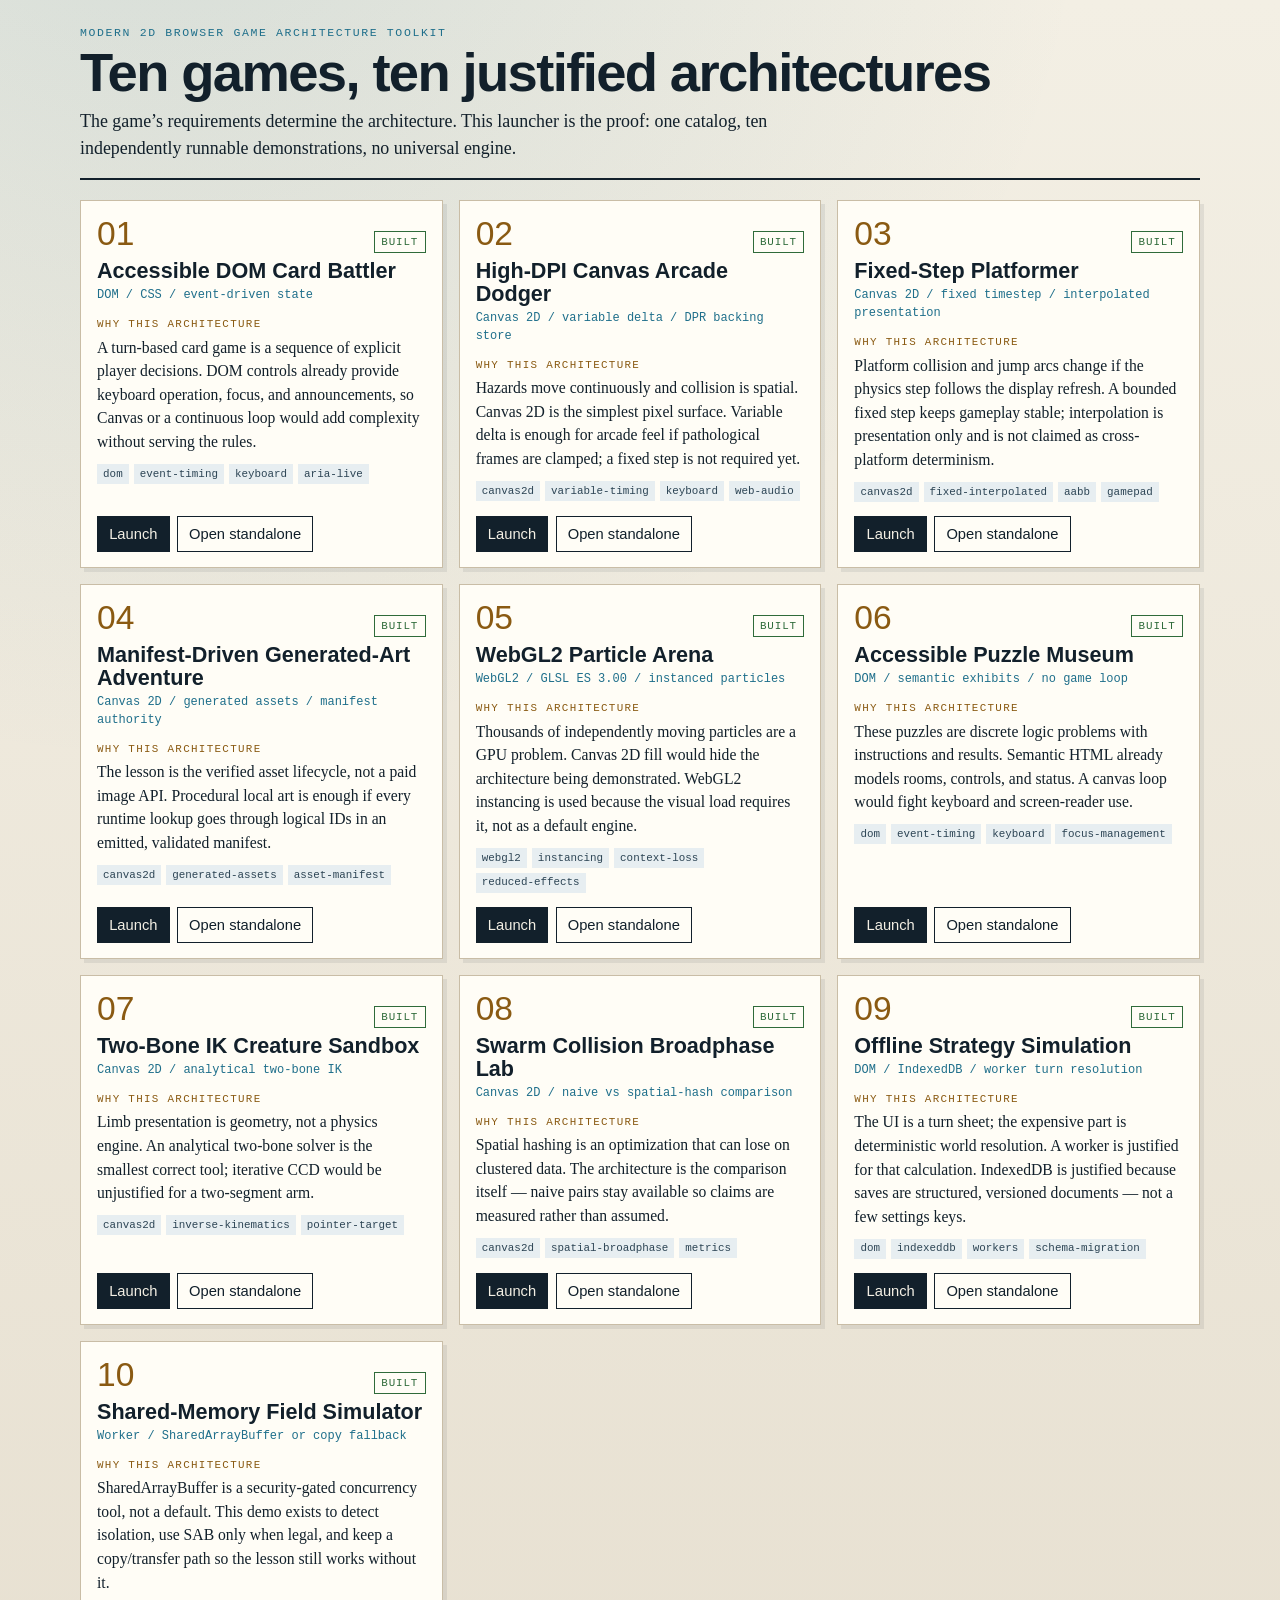
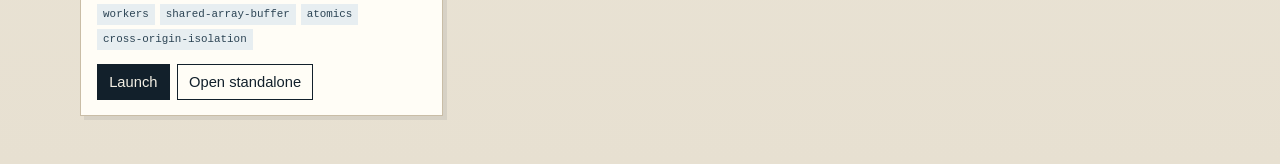
<file: showcase/index.html>
<!DOCTYPE html>
<html lang="en">
<head>
  <meta charset="utf-8">
  <meta name="viewport" content="width=device-width, initial-scale=1">
  <title>Modern 2D Browser Game Toolkit — Showcase</title>
  <link rel="stylesheet" href="./styles.css">
</head>
<body>
  <a class="skip-link" href="#app">Skip to demonstrations</a>
  <header class="masthead">
    <p class="kicker">Modern 2D Browser Game Architecture Toolkit</p>
    <h1>Ten games, ten justified architectures</h1>
    <p class="lede">
      The game’s requirements determine the architecture. This launcher is the proof:
      one catalog, ten independently runnable demonstrations, no universal engine.
    </p>
  </header>
  <div id="app" tabindex="-1">
    <p class="boot-msg">Loading demonstration catalog…</p>
  </div>
  <div class="sr-only" id="live" role="status" aria-live="polite"></div>
  <script type="module" src="./app.js"></script>
</body>
</html>
</file>
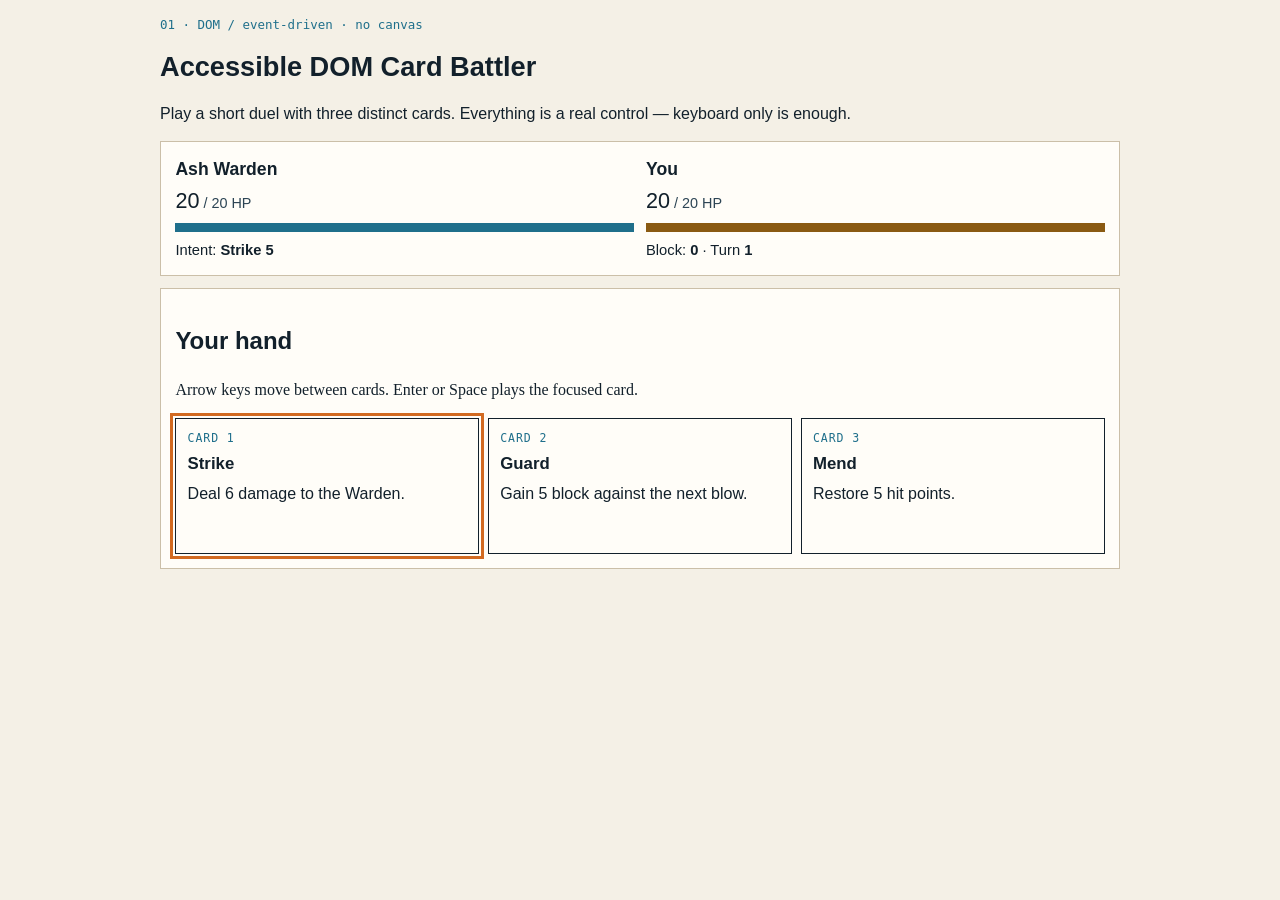
<file: showcase/demos/01-accessible-card-battler/index.html>
<!DOCTYPE html>
<html lang="en">
<head>
  <meta charset="utf-8">
  <meta name="viewport" content="width=device-width, initial-scale=1">
  <title>Accessible DOM Card Battler</title>
  <link rel="stylesheet" href="../../shared/demo-shell.css">
  <link rel="stylesheet" href="./styles.css">
</head>
<body>
  <main class="demo-shell" data-demo-root>
    <header>
      <p class="meta">01 · DOM / event-driven · no canvas</p>
      <h1>Accessible DOM Card Battler</h1>
      <p>Play a short duel with three distinct cards. Everything is a real control — keyboard only is enough.</p>
    </header>

    <div id="announce" class="sr-only" role="status" aria-live="polite" aria-atomic="true"></div>

    <section class="panel battlefield" aria-label="Battlefield">
      <article class="combatant" aria-labelledby="enemy-name">
        <h2 id="enemy-name">Ash Warden</h2>
        <p class="hp"><span id="enemy-hp">20</span><span class="max"> / 20 HP</span></p>
        <div class="meter" aria-hidden="true"><span id="enemy-bar"></span></div>
        <p class="intent">Intent: <strong id="enemy-intent">Strike 5</strong></p>
      </article>
      <article class="combatant player" aria-labelledby="player-name">
        <h2 id="player-name">You</h2>
        <p class="hp"><span id="player-hp">20</span><span class="max"> / 20 HP</span></p>
        <div class="meter" aria-hidden="true"><span id="player-bar"></span></div>
        <p class="intent">Block: <strong id="player-block">0</strong> · Turn <strong id="turn">1</strong></p>
      </article>
    </section>

    <section class="panel" aria-labelledby="hand-title">
      <h2 id="hand-title">Your hand</h2>
      <p class="hint">Arrow keys move between cards. Enter or Space plays the focused card.</p>
      <div id="hand" class="hand" role="list"></div>
    </section>

    <section id="end-panel" class="panel end-panel hidden" aria-live="polite">
      <h2 id="end-title">Match over</h2>
      <p id="end-copy"></p>
      <button type="button" id="restart">Restart duel</button>
    </section>
  </main>
  <script type="module" src="./main.js"></script>
</body>
</html>
</file>
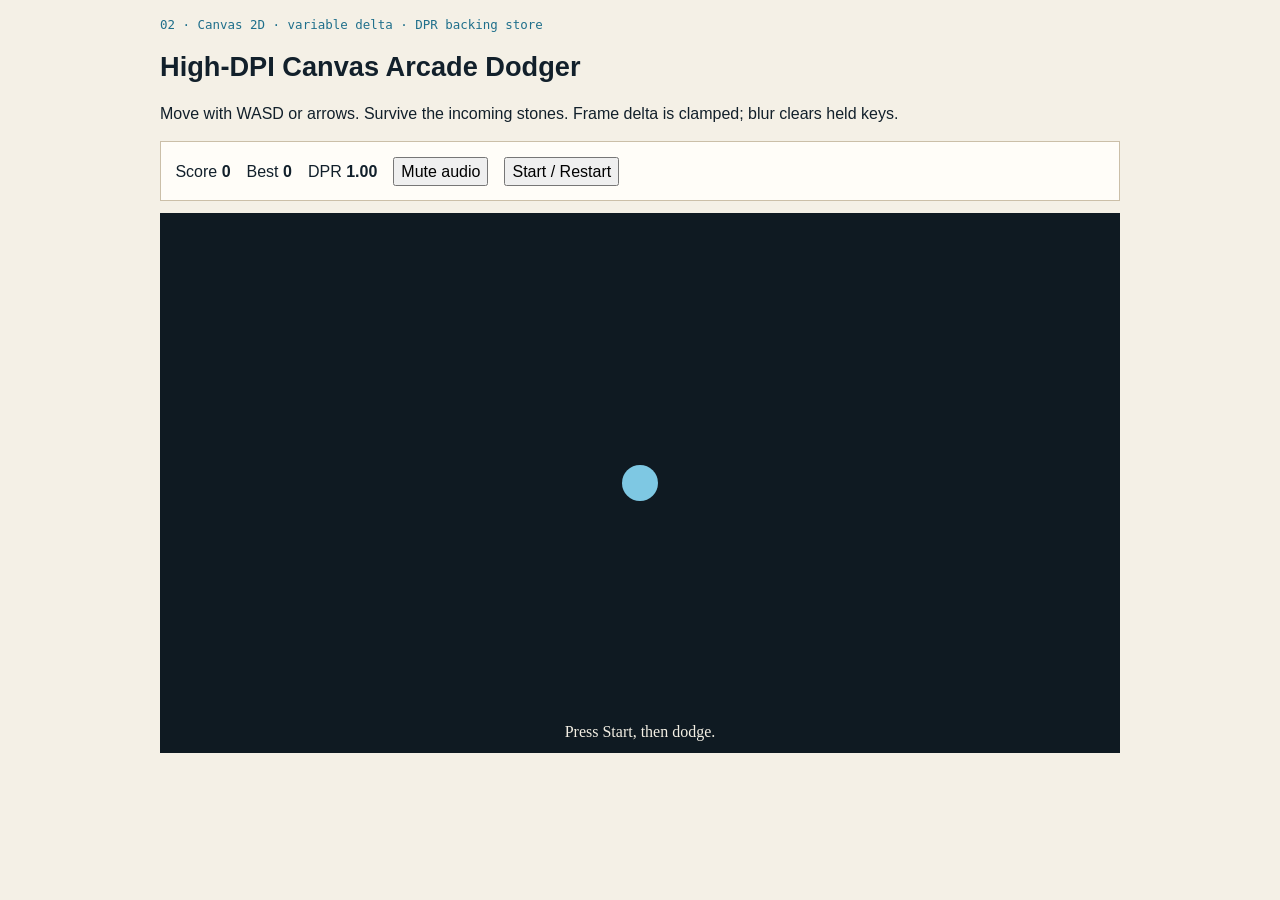
<file: showcase/demos/02-canvas-arcade-dodger/index.html>
<!DOCTYPE html>
<html lang="en">
<head>
  <meta charset="utf-8">
  <meta name="viewport" content="width=device-width, initial-scale=1">
  <title>High-DPI Canvas Arcade Dodger</title>
  <link rel="stylesheet" href="../../shared/demo-shell.css">
  <link rel="stylesheet" href="./styles.css">
</head>
<body>
  <main class="demo-shell" data-demo-root>
    <header>
      <p class="meta">02 · Canvas 2D · variable delta · DPR backing store</p>
      <h1>High-DPI Canvas Arcade Dodger</h1>
      <p>Move with WASD or arrows. Survive the incoming stones. Frame delta is clamped; blur clears held keys.</p>
    </header>
    <section class="panel hud">
      <p>Score <strong id="score">0</strong></p>
      <p>Best <strong id="best">0</strong></p>
      <p>DPR <strong id="dpr">1</strong></p>
      <button type="button" id="mute">Mute audio</button>
      <button type="button" id="restart">Start / Restart</button>
    </section>
    <div class="stage">
      <canvas id="game" width="640" height="360" aria-label="Arcade dodger playfield"></canvas>
      <p id="banner" class="banner" role="status">Press Start, then dodge.</p>
    </div>
  </main>
  <script type="module" src="./main.js"></script>
</body>
</html>
</file>
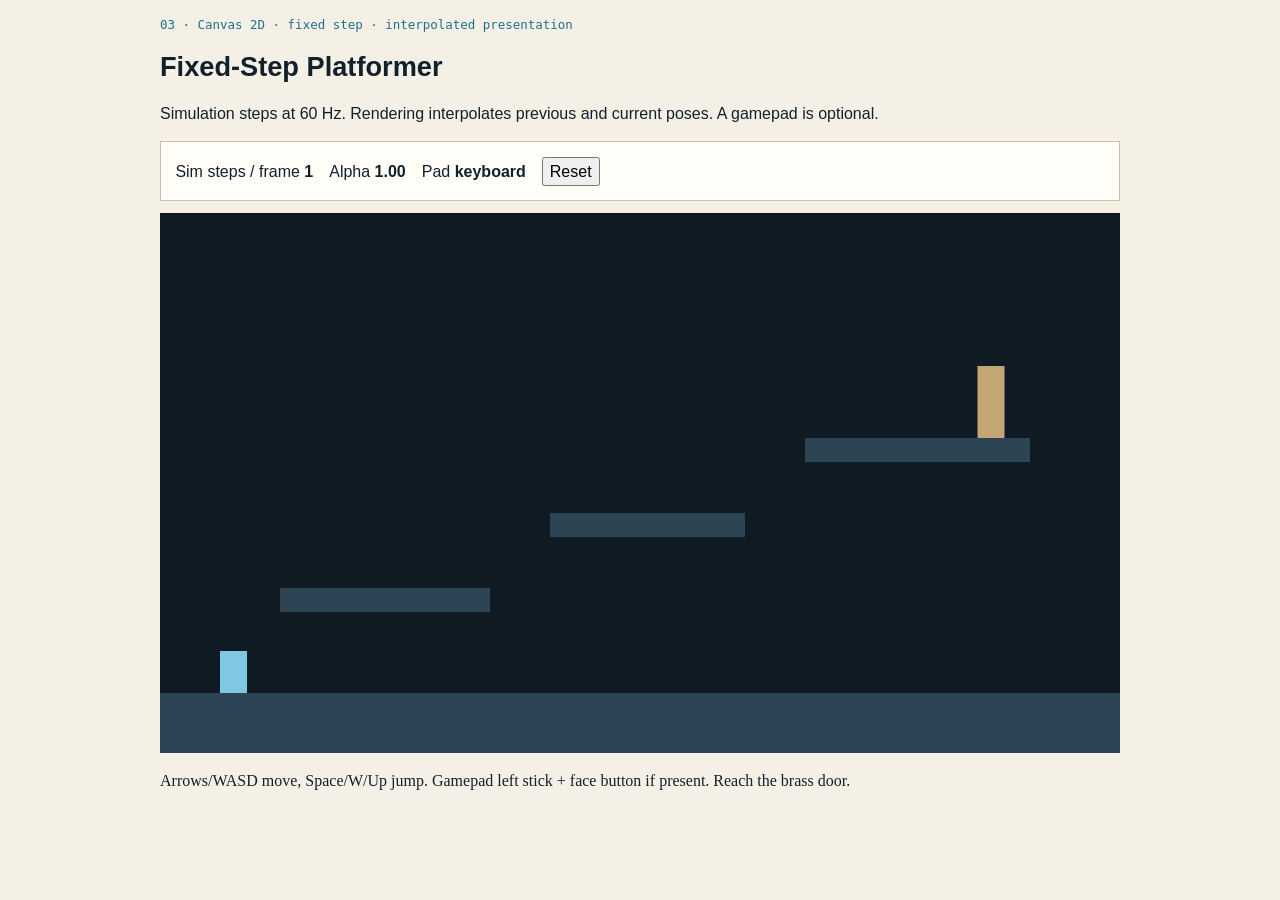
<file: showcase/demos/03-fixed-step-platformer/index.html>
<!DOCTYPE html>
<html lang="en">
<head>
  <meta charset="utf-8">
  <meta name="viewport" content="width=device-width, initial-scale=1">
  <title>Fixed-Step Platformer</title>
  <link rel="stylesheet" href="../../shared/demo-shell.css">
  <link rel="stylesheet" href="./styles.css">
</head>
<body>
  <main class="demo-shell" data-demo-root>
    <header>
      <p class="meta">03 · Canvas 2D · fixed step · interpolated presentation</p>
      <h1>Fixed-Step Platformer</h1>
      <p>Simulation steps at 60 Hz. Rendering interpolates previous and current poses. A gamepad is optional.</p>
    </header>
    <section class="panel hud">
      <p>Sim steps / frame <strong id="steps">0</strong></p>
      <p>Alpha <strong id="alpha">0</strong></p>
      <p>Pad <strong id="pad">keyboard</strong></p>
      <button type="button" id="reset">Reset</button>
    </section>
    <canvas id="game" width="640" height="360" aria-label="Platformer stage"></canvas>
    <p class="hint">Arrows/WASD move, Space/W/Up jump. Gamepad left stick + face button if present. Reach the brass door.</p>
  </main>
  <script type="module" src="./main.js"></script>
</body>
</html>
</file>
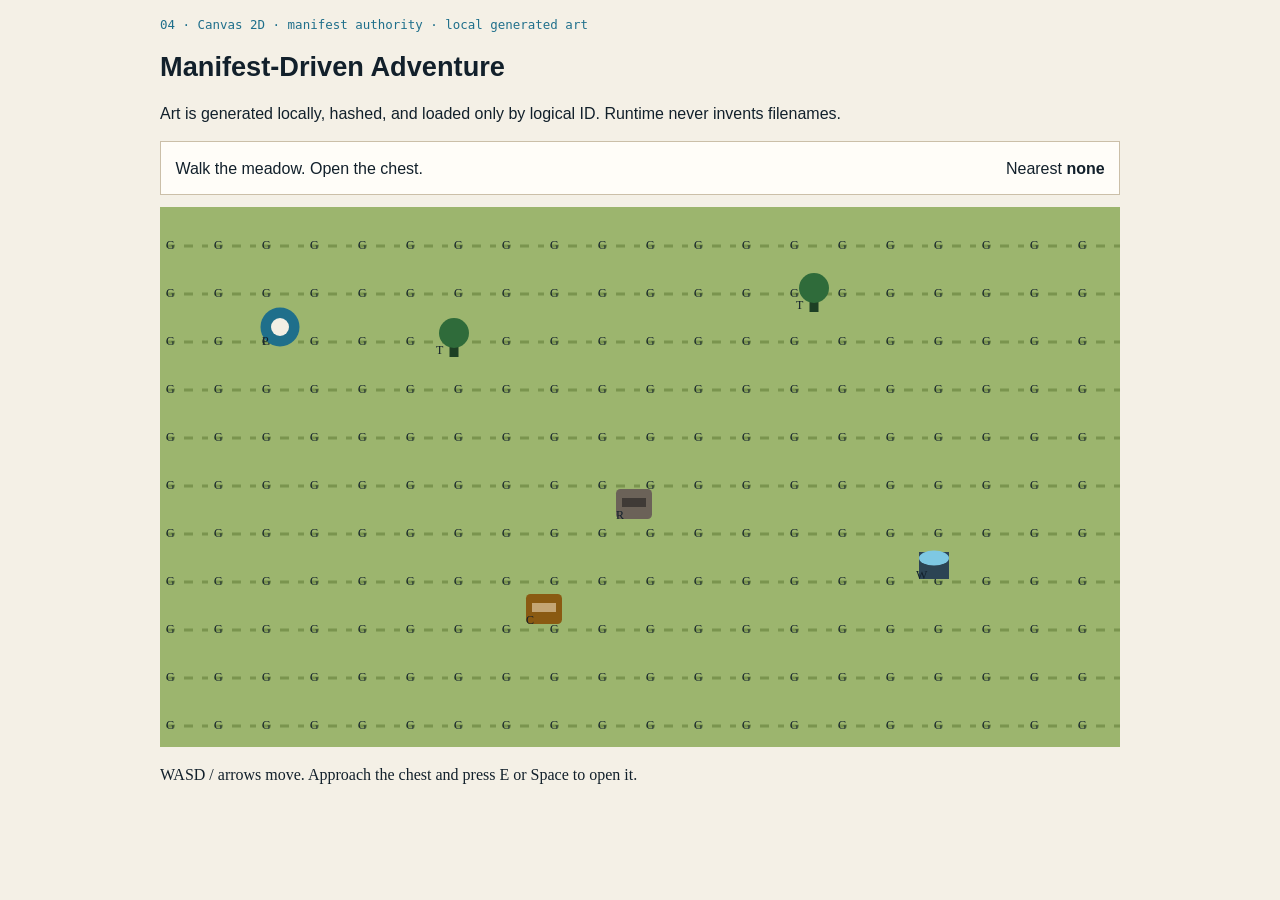
<file: showcase/demos/04-manifest-adventure/index.html>
<!DOCTYPE html>
<html lang="en">
<head>
  <meta charset="utf-8">
  <meta name="viewport" content="width=device-width, initial-scale=1">
  <title>Manifest-Driven Generated-Art Adventure</title>
  <link rel="stylesheet" href="../../shared/demo-shell.css">
  <link rel="stylesheet" href="./styles.css">
</head>
<body>
  <main class="demo-shell" data-demo-root>
    <header>
      <p class="meta">04 · Canvas 2D · manifest authority · local generated art</p>
      <h1>Manifest-Driven Adventure</h1>
      <p>Art is generated locally, hashed, and loaded only by logical ID. Runtime never invents filenames.</p>
    </header>
    <section class="panel hud">
      <p id="status" role="status">Loading manifest…</p>
      <p>Nearest <strong id="near">none</strong></p>
    </section>
    <canvas id="game" width="640" height="360" aria-label="Top-down meadow"></canvas>
    <p class="hint">WASD / arrows move. Approach the chest and press E or Space to open it.</p>
  </main>
  <script type="module" src="./main.js"></script>
</body>
</html>
</file>
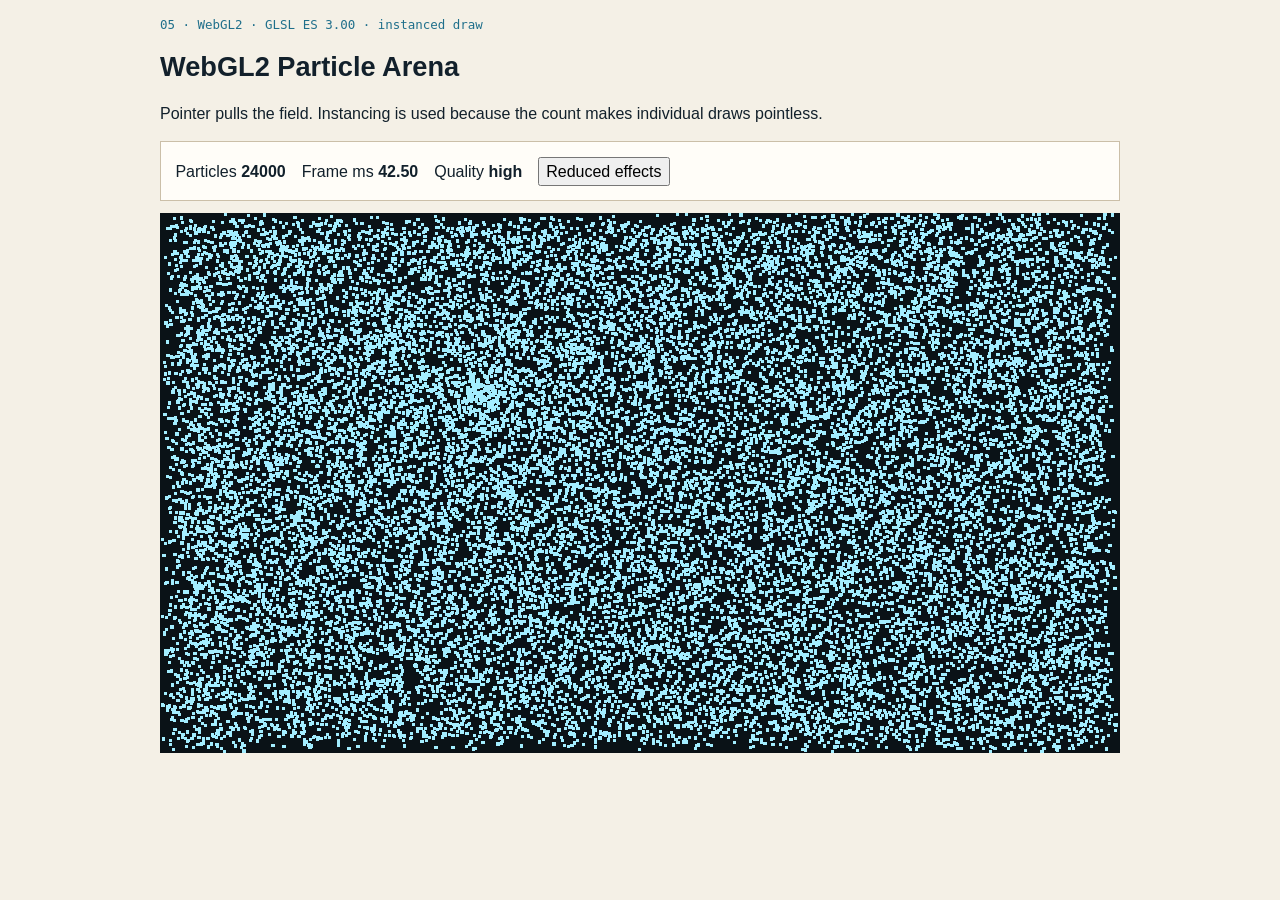
<file: showcase/demos/05-webgl2-particle-arena/index.html>
<!DOCTYPE html>
<html lang="en">
<head>
  <meta charset="utf-8">
  <meta name="viewport" content="width=device-width, initial-scale=1">
  <title>WebGL2 Particle Arena</title>
  <link rel="stylesheet" href="../../shared/demo-shell.css">
  <link rel="stylesheet" href="./styles.css">
</head>
<body>
  <main class="demo-shell" data-demo-root>
    <header>
      <p class="meta">05 · WebGL2 · GLSL ES 3.00 · instanced draw</p>
      <h1>WebGL2 Particle Arena</h1>
      <p>Pointer pulls the field. Instancing is used because the count makes individual draws pointless.</p>
    </header>
    <section class="panel hud">
      <p>Particles <strong id="count">0</strong></p>
      <p>Frame ms <strong id="frametime">0</strong></p>
      <p>Quality <strong id="quality">high</strong></p>
      <button type="button" id="quality-btn">Reduced effects</button>
    </section>
    <div id="message" class="panel demo-error hidden" role="alert"></div>
    <canvas id="gl" width="640" height="360" aria-label="Particle arena"></canvas>
  </main>
  <script type="module" src="./main.js"></script>
</body>
</html>
</file>
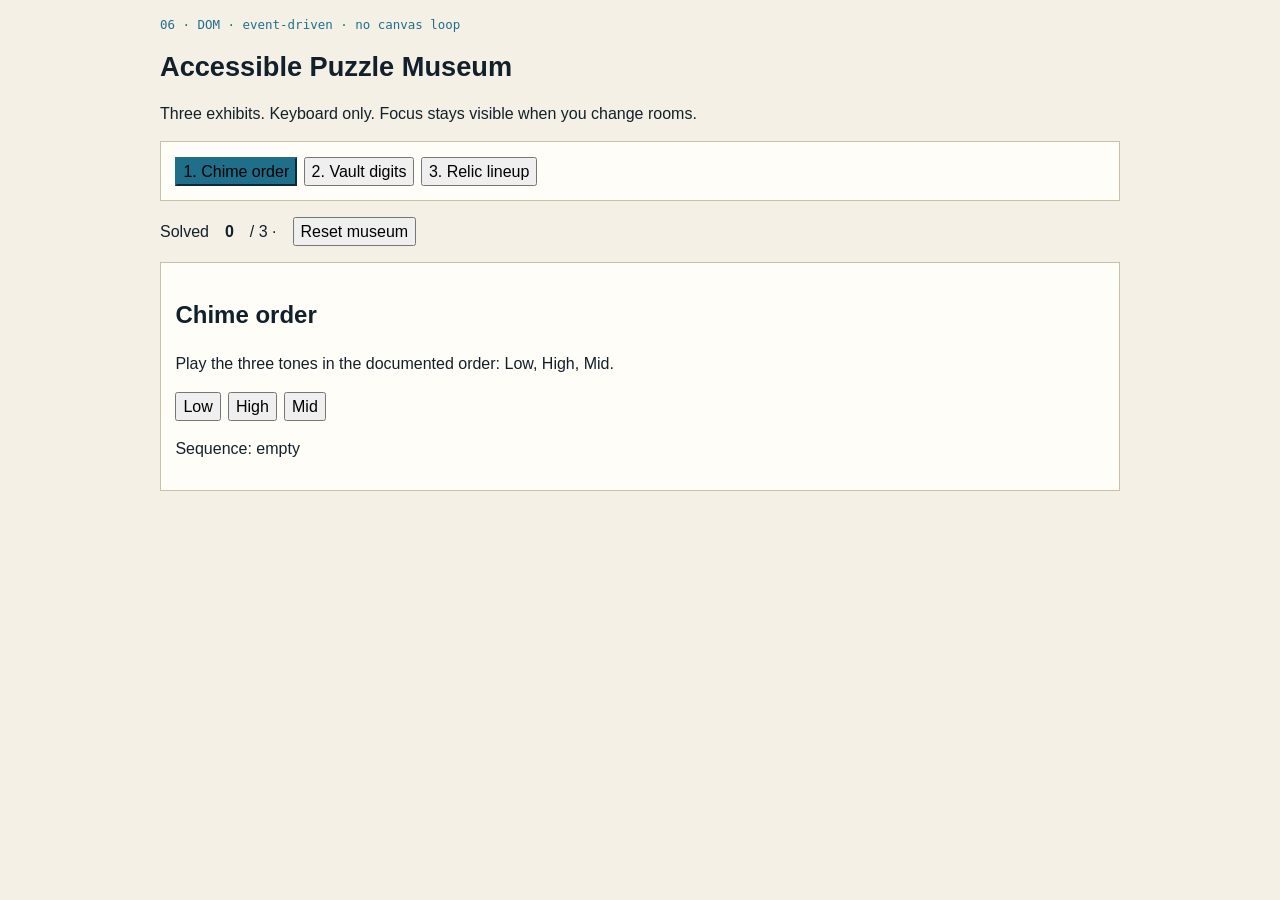
<file: showcase/demos/06-accessible-puzzle-museum/index.html>
<!DOCTYPE html>
<html lang="en">
<head>
  <meta charset="utf-8">
  <meta name="viewport" content="width=device-width, initial-scale=1">
  <title>Accessible Puzzle Museum</title>
  <link rel="stylesheet" href="../../shared/demo-shell.css">
  <link rel="stylesheet" href="./styles.css">
</head>
<body>
  <main class="demo-shell" data-demo-root>
    <header>
      <p class="meta">06 · DOM · event-driven · no canvas loop</p>
      <h1>Accessible Puzzle Museum</h1>
      <p>Three exhibits. Keyboard only. Focus stays visible when you change rooms.</p>
    </header>
    <p id="announce" class="sr-only" role="status" aria-live="polite"></p>
    <nav class="panel rooms" aria-label="Exhibits">
      <button type="button" data-room="0" aria-current="page">1. Chime order</button>
      <button type="button" data-room="1">2. Vault digits</button>
      <button type="button" data-room="2">3. Relic lineup</button>
    </nav>
    <p class="progress">Solved <strong id="solved">0</strong> / 3 · <button type="button" id="reset">Reset museum</button></p>

    <section class="panel exhibit" data-exhibit="0" aria-labelledby="ex0-title">
      <h2 id="ex0-title" tabindex="-1">Chime order</h2>
      <p>Play the three tones in the documented order: Low, High, Mid.</p>
      <div class="row">
        <button type="button" data-chime="low">Low</button>
        <button type="button" data-chime="high">High</button>
        <button type="button" data-chime="mid">Mid</button>
      </div>
      <p id="ex0-status">Sequence empty.</p>
    </section>

    <section class="panel exhibit hidden" data-exhibit="1" aria-labelledby="ex1-title">
      <h2 id="ex1-title" tabindex="-1">Vault digits</h2>
      <p>Set the combination to 4-1-9 using the spinbuttons.</p>
      <div class="row">
        <label>A <input id="d0" type="number" min="0" max="9" value="0"></label>
        <label>B <input id="d1" type="number" min="0" max="9" value="0"></label>
        <label>C <input id="d2" type="number" min="0" max="9" value="0"></label>
        <button type="button" id="try-vault">Try combination</button>
      </div>
      <p id="ex1-status">Vault locked.</p>
    </section>

    <section class="panel exhibit hidden" data-exhibit="2" aria-labelledby="ex2-title">
      <h2 id="ex2-title" tabindex="-1">Relic lineup</h2>
      <p>Order the relics oldest to newest: Bone, Coin, Lens.</p>
      <ol id="relics"></ol>
      <p id="ex2-status">Lineup not yet correct.</p>
    </section>
  </main>
  <script type="module" src="./main.js"></script>
</body>
</html>
</file>
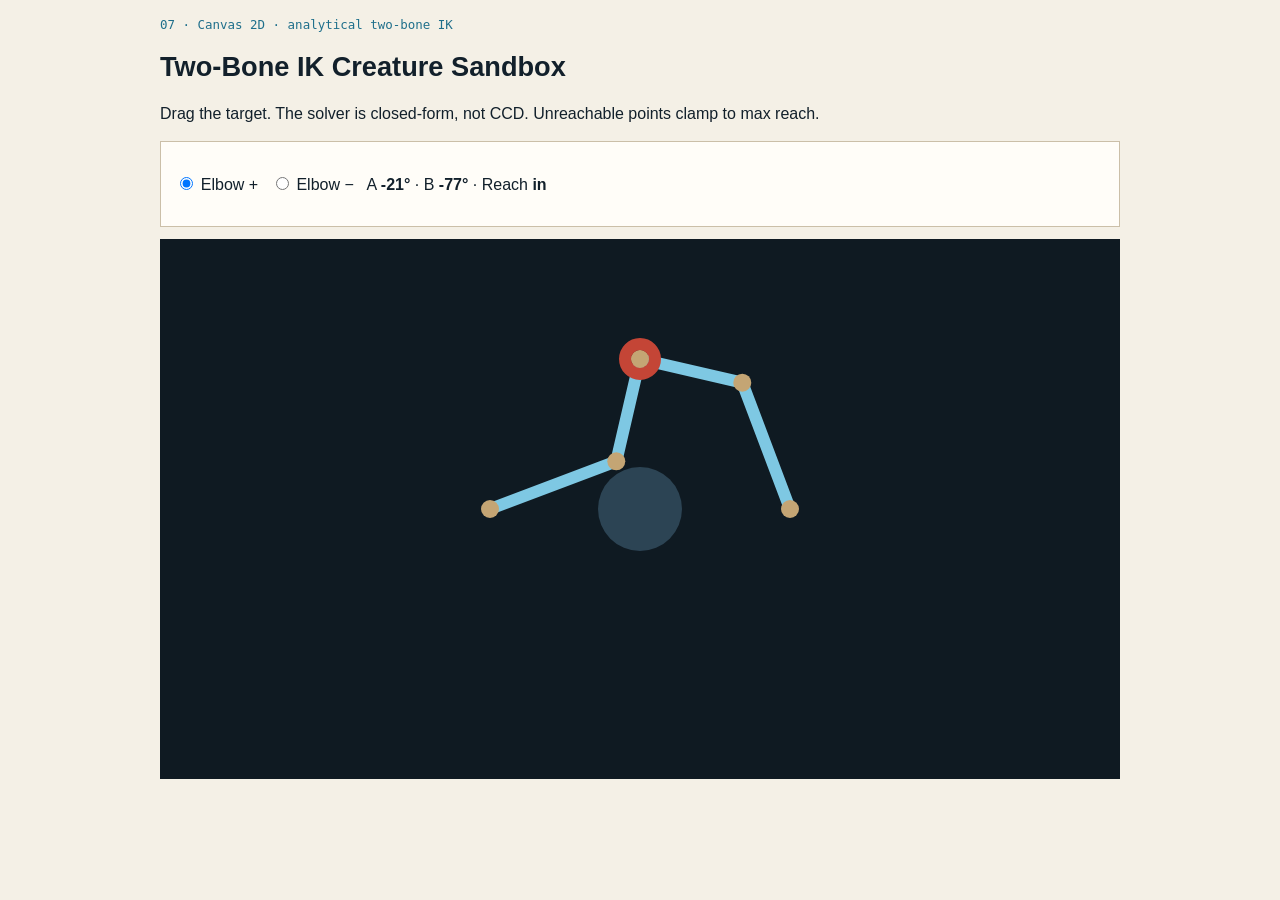
<file: showcase/demos/07-ik-creature-sandbox/index.html>
<!DOCTYPE html>
<html lang="en">
<head>
  <meta charset="utf-8">
  <meta name="viewport" content="width=device-width, initial-scale=1">
  <title>Two-Bone IK Creature Sandbox</title>
  <link rel="stylesheet" href="../../shared/demo-shell.css">
  <link rel="stylesheet" href="./styles.css">
</head>
<body>
  <main class="demo-shell" data-demo-root>
    <header>
      <p class="meta">07 · Canvas 2D · analytical two-bone IK</p>
      <h1>Two-Bone IK Creature Sandbox</h1>
      <p>Drag the target. The solver is closed-form, not CCD. Unreachable points clamp to max reach.</p>
    </header>
    <section class="panel hud">
      <label><input type="radio" name="bend" value="1" checked> Elbow +</label>
      <label><input type="radio" name="bend" value="-1"> Elbow −</label>
      <p>A <strong id="ang-a">0</strong> · B <strong id="ang-b">0</strong> · Reach <strong id="reach">in</strong></p>
    </section>
    <canvas id="game" width="640" height="360" aria-label="IK creature"></canvas>
  </main>
  <script type="module" src="./main.js"></script>
</body>
</html>
</file>
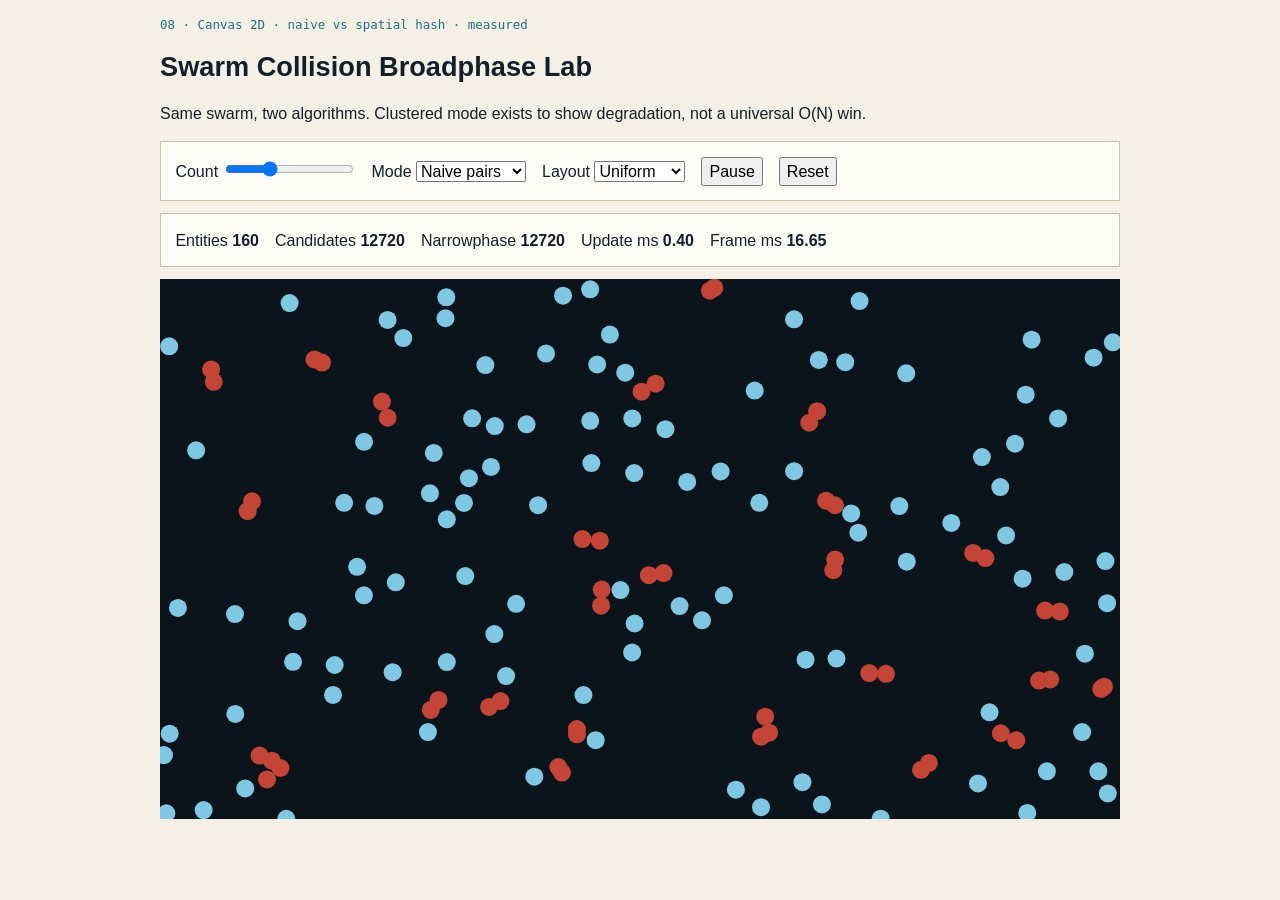
<file: showcase/demos/08-swarm-collision-lab/index.html>
<!DOCTYPE html>
<html lang="en">
<head>
  <meta charset="utf-8">
  <meta name="viewport" content="width=device-width, initial-scale=1">
  <title>Swarm Collision Broadphase Lab</title>
  <link rel="stylesheet" href="../../shared/demo-shell.css">
  <link rel="stylesheet" href="./styles.css">
</head>
<body>
  <main class="demo-shell" data-demo-root>
    <header>
      <p class="meta">08 · Canvas 2D · naive vs spatial hash · measured</p>
      <h1>Swarm Collision Broadphase Lab</h1>
      <p>Same swarm, two algorithms. Clustered mode exists to show degradation, not a universal O(N) win.</p>
    </header>
    <section class="panel controls">
      <label>Count <input id="count" type="range" min="40" max="400" value="160"></label>
      <label>Mode
        <select id="mode">
          <option value="naive">Naive pairs</option>
          <option value="grid">Uniform grid</option>
        </select>
      </label>
      <label>Layout
        <select id="layout">
          <option value="uniform">Uniform</option>
          <option value="clustered">Clustered</option>
        </select>
      </label>
      <button type="button" id="pause">Pause</button>
      <button type="button" id="reset">Reset</button>
    </section>
    <section class="panel metrics" aria-live="polite">
      <p>Entities <strong id="m-count">0</strong></p>
      <p>Candidates <strong id="m-cand">0</strong></p>
      <p>Narrowphase <strong id="m-narrow">0</strong></p>
      <p>Update ms <strong id="m-update">0</strong></p>
      <p>Frame ms <strong id="m-frame">0</strong></p>
    </section>
    <canvas id="game" width="640" height="360" aria-label="Swarm lab"></canvas>
  </main>
  <script type="module" src="./main.js"></script>
</body>
</html>
</file>
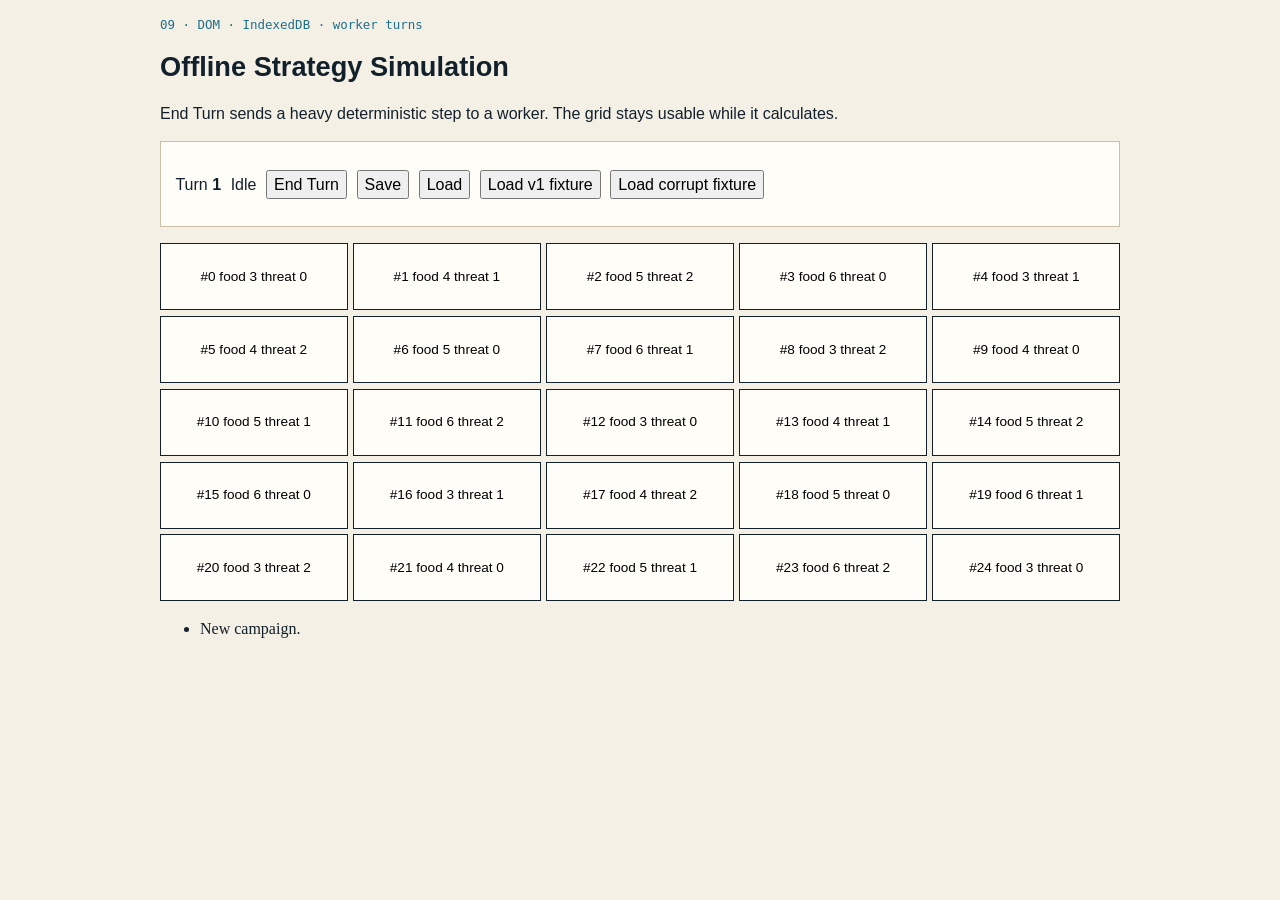
<file: showcase/demos/09-offline-strategy-sim/index.html>
<!DOCTYPE html>
<html lang="en">
<head>
  <meta charset="utf-8">
  <meta name="viewport" content="width=device-width, initial-scale=1">
  <title>Offline Strategy Simulation</title>
  <link rel="stylesheet" href="../../shared/demo-shell.css">
  <link rel="stylesheet" href="./styles.css">
</head>
<body>
  <main class="demo-shell" data-demo-root>
    <header>
      <p class="meta">09 · DOM · IndexedDB · worker turns</p>
      <h1>Offline Strategy Simulation</h1>
      <p>End Turn sends a heavy deterministic step to a worker. The grid stays usable while it calculates.</p>
    </header>
    <section class="panel hud">
      <p>Turn <strong id="turn">1</strong></p>
      <p id="busy">Idle</p>
      <button type="button" id="end-turn">End Turn</button>
      <button type="button" id="save">Save</button>
      <button type="button" id="load">Load</button>
      <button type="button" id="load-v1">Load v1 fixture</button>
      <button type="button" id="load-corrupt">Load corrupt fixture</button>
    </section>
    <p id="status" role="status"></p>
    <div id="grid" class="grid" role="grid" aria-label="Territory map"></div>
    <ul id="log"></ul>
  </main>
  <script type="module" src="./main.js"></script>
</body>
</html>
</file>
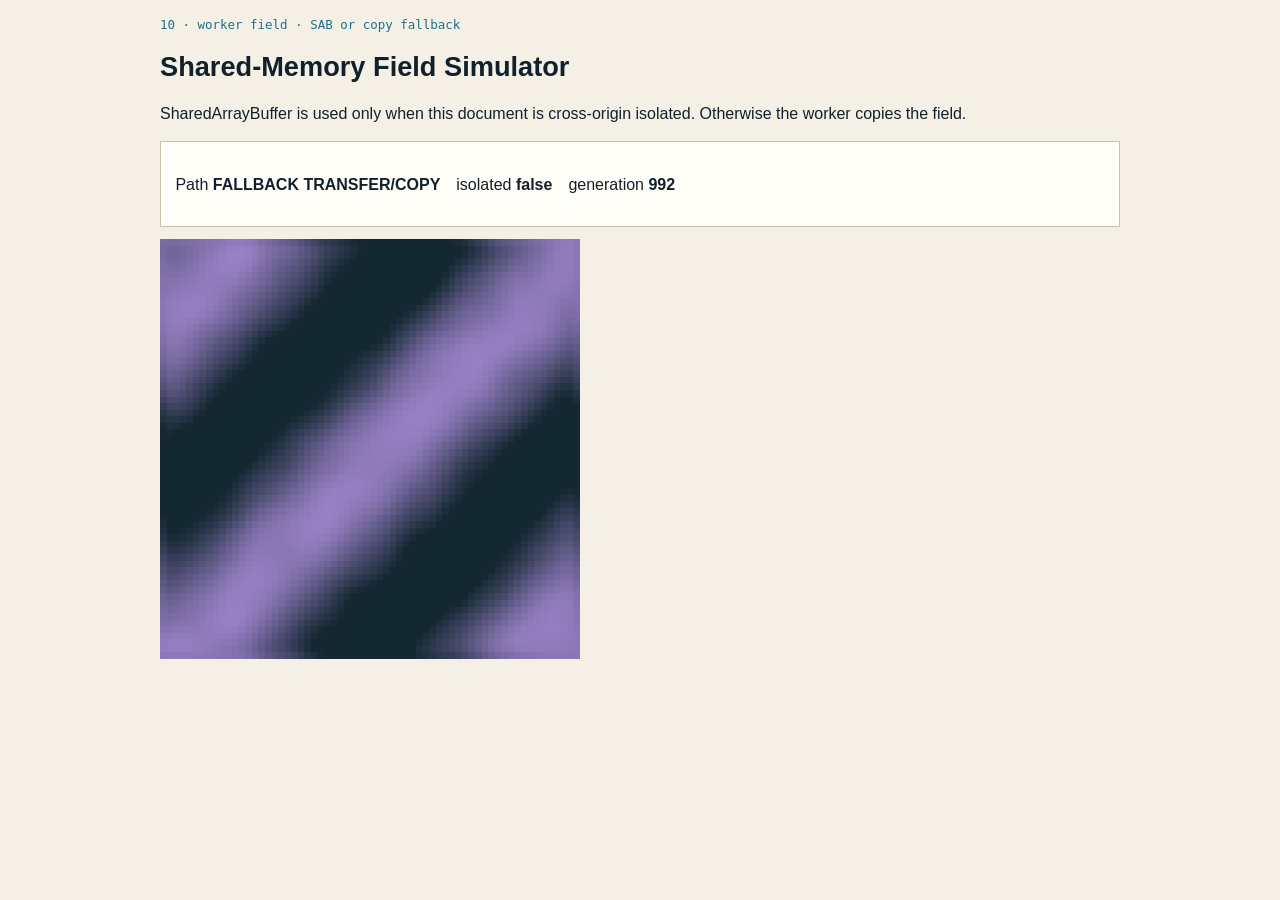
<file: showcase/demos/10-shared-memory-field-sim/index.html>
<!DOCTYPE html>
<html lang="en">
<head>
  <meta charset="utf-8">
  <meta name="viewport" content="width=device-width, initial-scale=1">
  <title>Shared-Memory Field Simulator</title>
  <link rel="stylesheet" href="../../shared/demo-shell.css">
  <link rel="stylesheet" href="./styles.css">
</head>
<body>
  <main class="demo-shell" data-demo-root>
    <header>
      <p class="meta">10 · worker field · SAB or copy fallback</p>
      <h1>Shared-Memory Field Simulator</h1>
      <p>SharedArrayBuffer is used only when this document is cross-origin isolated. Otherwise the worker copies the field.</p>
    </header>
    <section class="panel hud">
      <p>Path <strong id="path-label">detecting</strong></p>
      <p>isolated <strong id="iso">false</strong></p>
      <p>generation <strong id="gen">0</strong></p>
    </section>
    <canvas id="field" width="256" height="256" aria-label="Simulated field"></canvas>
  </main>
  <script type="module" src="./main.js"></script>
</body>
</html>
</file>
<file: showcase/styles.css>
:root {
  --ink: #12202b;
  --slate: #2c4454;
  --paper: #f3efe4;
  --rule: #c9bda6;
  --blueprint: #1f6f8b;
  --brass: #8a5a12;
  --signal: #9b2c2c;
  --ready: #2f6b3a;
  --focus: #d26a21;
  --card: #fffdf6;
  --viewer-bg: #0f1a22;
  --mono: "IBM Plex Mono", "ui-monospace", "SFMono-Regular", Menlo, Consolas, monospace;
  --display: "Avenir Next Condensed", "Futura", "Century Gothic", "Trebuchet MS", sans-serif;
  --serif: "Iowan Old Style", "Palatino Linotype", Palatino, "Book Antiqua", serif;
  --sans: "Avenir Next", "Segoe UI", "Trebuchet MS", sans-serif;
}

*,
*::before,
*::after {
  box-sizing: border-box;
}

html,
body {
  margin: 0;
  min-height: 100%;
}

body {
  background:
    radial-gradient(circle at 12% -10%, rgba(31, 111, 139, 0.14), transparent 42%),
    linear-gradient(180deg, var(--paper) 0%, #e7e0d1 100%);
  color: var(--ink);
  font-family: var(--sans);
  line-height: 1.5;
}

.skip-link {
  position: absolute;
  left: 0.75rem;
  top: -3rem;
  z-index: 20;
  background: var(--ink);
  color: var(--paper);
  padding: 0.4rem 0.7rem;
}

.skip-link:focus {
  top: 0.75rem;
}

.masthead {
  width: min(1120px, calc(100% - 2rem));
  margin: 1.5rem auto 0;
  padding-bottom: 1rem;
  border-bottom: 2px solid var(--ink);
}

.kicker {
  margin: 0;
  font-family: var(--mono);
  font-size: 0.72rem;
  letter-spacing: 0.14em;
  text-transform: uppercase;
  color: var(--blueprint);
}

.masthead h1 {
  margin: 0.35rem 0 0.6rem;
  font-family: var(--display);
  font-weight: 700;
  font-size: clamp(2rem, 5vw, 3.4rem);
  letter-spacing: -0.03em;
  line-height: 0.95;
}

.lede {
  max-width: 46rem;
  margin: 0;
  font-family: var(--serif);
  font-size: 1.12rem;
}

#app {
  width: min(1120px, calc(100% - 2rem));
  margin: 1.25rem auto 3rem;
}

.boot-msg,
.error-banner {
  font-family: var(--serif);
}

.error-banner {
  border: 1px solid var(--signal);
  background: #f7e4e0;
  color: var(--signal);
  padding: 0.9rem 1rem;
}

.catalog {
  display: grid;
  grid-template-columns: repeat(auto-fit, minmax(18.5rem, 1fr));
  gap: 1rem;
  margin: 0;
  padding: 0;
  list-style: none;
}

.demo-card {
  display: flex;
  flex-direction: column;
  min-height: 100%;
  background: var(--card);
  border: 1px solid var(--rule);
  padding: 1rem 1rem 0.9rem;
  box-shadow: 4px 4px 0 rgba(18, 32, 43, 0.08);
}

.demo-card:focus-within {
  border-color: var(--focus);
  box-shadow: 0 0 0 3px rgba(210, 106, 33, 0.35);
}

.card-top {
  display: flex;
  justify-content: space-between;
  align-items: baseline;
  gap: 0.75rem;
}

.demo-number {
  font-family: var(--display);
  font-size: 2.1rem;
  line-height: 1;
  color: var(--brass);
}

.status-pill {
  font-family: var(--mono);
  font-size: 0.68rem;
  letter-spacing: 0.08em;
  text-transform: uppercase;
  border: 1px solid currentColor;
  padding: 0.12rem 0.4rem;
}

.status-pill.not-built {
  color: var(--brass);
}

.status-pill.ready {
  color: var(--ready);
}

.demo-card h2 {
  margin: 0.45rem 0 0.2rem;
  font-family: var(--display);
  font-size: 1.35rem;
  line-height: 1.05;
}

.architecture {
  margin: 0;
  font-family: var(--mono);
  font-size: 0.75rem;
  color: var(--blueprint);
}

.why {
  margin: 0.75rem 0 0.65rem;
  font-family: var(--serif);
  font-size: 0.98rem;
}

.why .because {
  display: block;
  font-family: var(--mono);
  font-size: 0.68rem;
  letter-spacing: 0.12em;
  text-transform: uppercase;
  color: var(--brass);
  margin-bottom: 0.2rem;
}

.badges {
  display: flex;
  flex-wrap: wrap;
  gap: 0.3rem;
  margin: 0 0 0.9rem;
  padding: 0;
  list-style: none;
}

.badges li {
  font-family: var(--mono);
  font-size: 0.68rem;
  background: #e7eef1;
  color: var(--slate);
  padding: 0.12rem 0.38rem;
}

.actions {
  display: flex;
  flex-wrap: wrap;
  gap: 0.45rem;
  margin-top: auto;
}

button,
.button {
  font-family: var(--sans);
  font-size: 0.92rem;
  border: 1px solid var(--ink);
  background: var(--ink);
  color: var(--paper);
  padding: 0.38rem 0.7rem;
  cursor: pointer;
  text-decoration: none;
  display: inline-block;
}

.button.secondary,
button.secondary {
  background: transparent;
  color: var(--ink);
}

button:focus-visible,
.button:focus-visible,
a:focus-visible {
  outline: 3px solid var(--focus);
  outline-offset: 2px;
}

.viewer {
  display: grid;
  grid-template-rows: auto minmax(28rem, 70vh);
  gap: 0.75rem;
}

.viewer-bar {
  display: flex;
  flex-wrap: wrap;
  align-items: center;
  gap: 0.6rem 1rem;
  border-bottom: 1px solid var(--rule);
  padding-bottom: 0.7rem;
}

.viewer-copy h2 {
  margin: 0;
  font-family: var(--display);
  font-size: 1.6rem;
}

.viewer-copy p {
  margin: 0.2rem 0 0;
  font-family: var(--serif);
}

.viewer-frame-wrap {
  position: relative;
  background: var(--viewer-bg);
  min-height: 28rem;
}

.viewer-frame-wrap iframe {
  display: block;
  width: 100%;
  height: 100%;
  min-height: 28rem;
  border: 0;
  background: #fff;
}

.frame-error {
  position: absolute;
  inset: 0.75rem;
  background: #f7e4e0;
  color: var(--signal);
  padding: 1rem;
  overflow: auto;
}

.hidden {
  display: none !important;
}

.sr-only {
  position: absolute;
  width: 1px;
  height: 1px;
  padding: 0;
  margin: -1px;
  overflow: hidden;
  clip: rect(0, 0, 0, 0);
  white-space: nowrap;
  border: 0;
}

@media (max-width: 640px) {
  .masthead h1 {
    font-size: 2rem;
  }

  .actions {
    flex-direction: column;
  }

  .actions > * {
    width: 100%;
    text-align: center;
  }
}

@media (prefers-reduced-motion: reduce) {
  * {
    scroll-behavior: auto !important;
    transition: none !important;
    animation: none !important;
  }
}
</file>
<file: showcase/shared/demo-shell.css>
:root {
  --ink: #12202b;
  --paper: #f4f0e6;
  --panel: #fffdf8;
  --rule: #cbbfa8;
  --accent: #1f6f8b;
  --warn: #9b2c2c;
  --mono: "IBM Plex Mono", "ui-monospace", Menlo, Consolas, monospace;
  --sans: "Avenir Next", "Segoe UI", "Trebuchet MS", sans-serif;
  --serif: "Iowan Old Style", Palatino, "Book Antiqua", serif;
}

html,
body {
  margin: 0;
  min-height: 100%;
}

body {
  background: var(--paper);
  color: var(--ink);
  font-family: var(--sans);
  line-height: 1.45;
}

.demo-shell {
  width: min(960px, calc(100% - 1.5rem));
  margin: 1rem auto 2rem;
}

.demo-shell header h1 {
  margin: 0 0 0.35rem;
  font-size: 1.7rem;
}

.demo-shell .meta {
  font-family: var(--mono);
  font-size: 0.78rem;
  color: var(--accent);
}

.panel {
  background: var(--panel);
  border: 1px solid var(--rule);
  padding: 0.9rem;
  margin: 0.75rem 0;
}

button,
select,
input {
  font: inherit;
}

button:focus-visible,
select:focus-visible,
input:focus-visible,
a:focus-visible,
[tabindex]:focus-visible {
  outline: 3px solid #d26a21;
  outline-offset: 2px;
}

.demo-error {
  border: 1px solid var(--warn);
  background: #f7e4e0;
  color: var(--warn);
  padding: 0.8rem;
}

.placeholder-note {
  font-family: var(--serif);
}

@media (prefers-reduced-motion: reduce) {
  * {
    animation: none !important;
    transition: none !important;
  }
}
</file>
<file: showcase/demos/01-accessible-card-battler/styles.css>
.battlefield {
  display: grid;
  grid-template-columns: 1fr 1fr;
  gap: 0.75rem;
}

.combatant h2 {
  margin: 0 0 0.2rem;
  font-size: 1.1rem;
}

.hp {
  margin: 0;
  font-variant-numeric: tabular-nums;
  font-size: 1.35rem;
}

.hp .max {
  font-size: 0.9rem;
  color: var(--slate, #2c4454);
}

.meter {
  height: 0.55rem;
  background: #ddd4c4;
  margin: 0.4rem 0 0.5rem;
}

.meter span {
  display: block;
  height: 100%;
  background: #1f6f8b;
  width: 100%;
}

.combatant.player .meter span {
  background: #8a5a12;
}

.intent {
  margin: 0;
  font-size: 0.92rem;
}

.hand {
  display: grid;
  grid-template-columns: repeat(3, minmax(0, 1fr));
  gap: 0.55rem;
}

.card {
  text-align: left;
  background: #fffdf8;
  color: inherit;
  border: 1px solid #12202b;
  min-height: 8.5rem;
  padding: 0.7rem;
  display: flex;
  flex-direction: column;
  gap: 0.35rem;
}

.card[aria-disabled="true"] {
  opacity: 0.45;
}

.card .cost {
  font-family: var(--mono);
  font-size: 0.72rem;
  letter-spacing: 0.08em;
  text-transform: uppercase;
  color: #1f6f8b;
}

.card strong {
  font-size: 1.05rem;
}

.hint,
.end-panel p {
  font-family: var(--serif);
}

.end-panel {
  border-color: #8a5a12;
}

.hidden {
  display: none !important;
}

.sr-only {
  position: absolute;
  width: 1px;
  height: 1px;
  overflow: hidden;
  clip: rect(0, 0, 0, 0);
}

@media (max-width: 640px) {
  .battlefield,
  .hand {
    grid-template-columns: 1fr;
  }
}

@media (prefers-reduced-motion: reduce) {
  .meter span,
  .card {
    transition: none;
  }
}

@media (prefers-reduced-motion: no-preference) {
  .meter span,
  .card {
    transition: width 160ms ease, transform 120ms ease;
  }
}
</file>
<file: showcase/demos/02-canvas-arcade-dodger/styles.css>
.hud {
  display: flex;
  flex-wrap: wrap;
  gap: 0.75rem 1rem;
  align-items: center;
}

.hud p {
  margin: 0;
}

.stage {
  position: relative;
  background: #12202b;
}

canvas {
  display: block;
  width: 100%;
  height: auto;
  vertical-align: top;
}

.banner {
  position: absolute;
  inset: auto 0 0.6rem;
  margin: 0;
  text-align: center;
  color: #f3efe4;
  font-family: var(--serif);
}

@media (prefers-reduced-motion: reduce) {
  .banner {
    transition: none;
  }
}
</file>
<file: showcase/demos/03-fixed-step-platformer/styles.css>
.hud {
  display: flex;
  flex-wrap: wrap;
  gap: 0.7rem 1rem;
  align-items: center;
}

.hud p {
  margin: 0;
}

canvas {
  display: block;
  width: 100%;
  height: auto;
  background: #12202b;
}

.hint {
  font-family: var(--serif);
}
</file>
<file: showcase/demos/04-manifest-adventure/styles.css>
.hud {
  display: flex;
  justify-content: space-between;
  gap: 1rem;
}

.hud p {
  margin: 0;
}

canvas {
  display: block;
  width: 100%;
  height: auto;
  background: #9cb56e;
}

.hint {
  font-family: var(--serif);
}
</file>
<file: showcase/demos/05-webgl2-particle-arena/styles.css>
.hud {
  display: flex;
  flex-wrap: wrap;
  gap: 0.7rem 1rem;
  align-items: center;
}

.hud p { margin: 0; }

canvas {
  display: block;
  width: 100%;
  height: auto;
  background: #0b141a;
  touch-action: none;
}

.hidden { display: none !important; }
</file>
<file: showcase/demos/06-accessible-puzzle-museum/styles.css>
.rooms {
  display: flex;
  flex-wrap: wrap;
  gap: 0.4rem;
}

.rooms button[aria-current="page"] {
  background: #1f6f8b;
  border-color: #1f6f8b;
}

.progress {
  display: flex;
  gap: 1rem;
  align-items: center;
}

.row {
  display: flex;
  flex-wrap: wrap;
  gap: 0.45rem;
  align-items: center;
}

.exhibit h2:focus {
  outline: 3px solid #d26a21;
  outline-offset: 3px;
}

.hidden { display: none !important; }

.sr-only {
  position: absolute;
  width: 1px;
  height: 1px;
  overflow: hidden;
  clip: rect(0, 0, 0, 0);
}

ol {
  padding-left: 1.2rem;
}

li {
  margin: 0.35rem 0;
}

@media (prefers-reduced-motion: reduce) {
  * { transition: none !important; }
}
</file>
<file: showcase/demos/07-ik-creature-sandbox/styles.css>
.hud {
  display: flex;
  flex-wrap: wrap;
  gap: 0.8rem;
  align-items: center;
}

canvas {
  display: block;
  width: 100%;
  height: auto;
  background: #12202b;
  touch-action: none;
}
</file>
<file: showcase/demos/08-swarm-collision-lab/styles.css>
.controls, .metrics {
  display: flex;
  flex-wrap: wrap;
  gap: 0.7rem 1rem;
  align-items: center;
}

.controls p, .metrics p { margin: 0; }

canvas {
  display: block;
  width: 100%;
  height: auto;
  background: #0f1a22;
}
</file>
<file: showcase/demos/09-offline-strategy-sim/styles.css>
.hud {
  display: flex;
  flex-wrap: wrap;
  gap: 0.6rem;
  align-items: center;
}

.grid {
  display: grid;
  grid-template-columns: repeat(5, minmax(3.5rem, 1fr));
  gap: 0.35rem;
}

.cell {
  border: 1px solid #12202b;
  background: #fffdf8;
  min-height: 4.2rem;
  padding: 0.35rem;
  font-size: 0.85rem;
}

#log {
  font-family: var(--serif);
}
</file>
<file: showcase/demos/10-shared-memory-field-sim/styles.css>
.hud {
  display: flex;
  flex-wrap: wrap;
  gap: 1rem;
}

canvas {
  display: block;
  width: min(100%, 420px);
  height: auto;
  background: #0b141a;
  image-rendering: pixelated;
}
</file>
